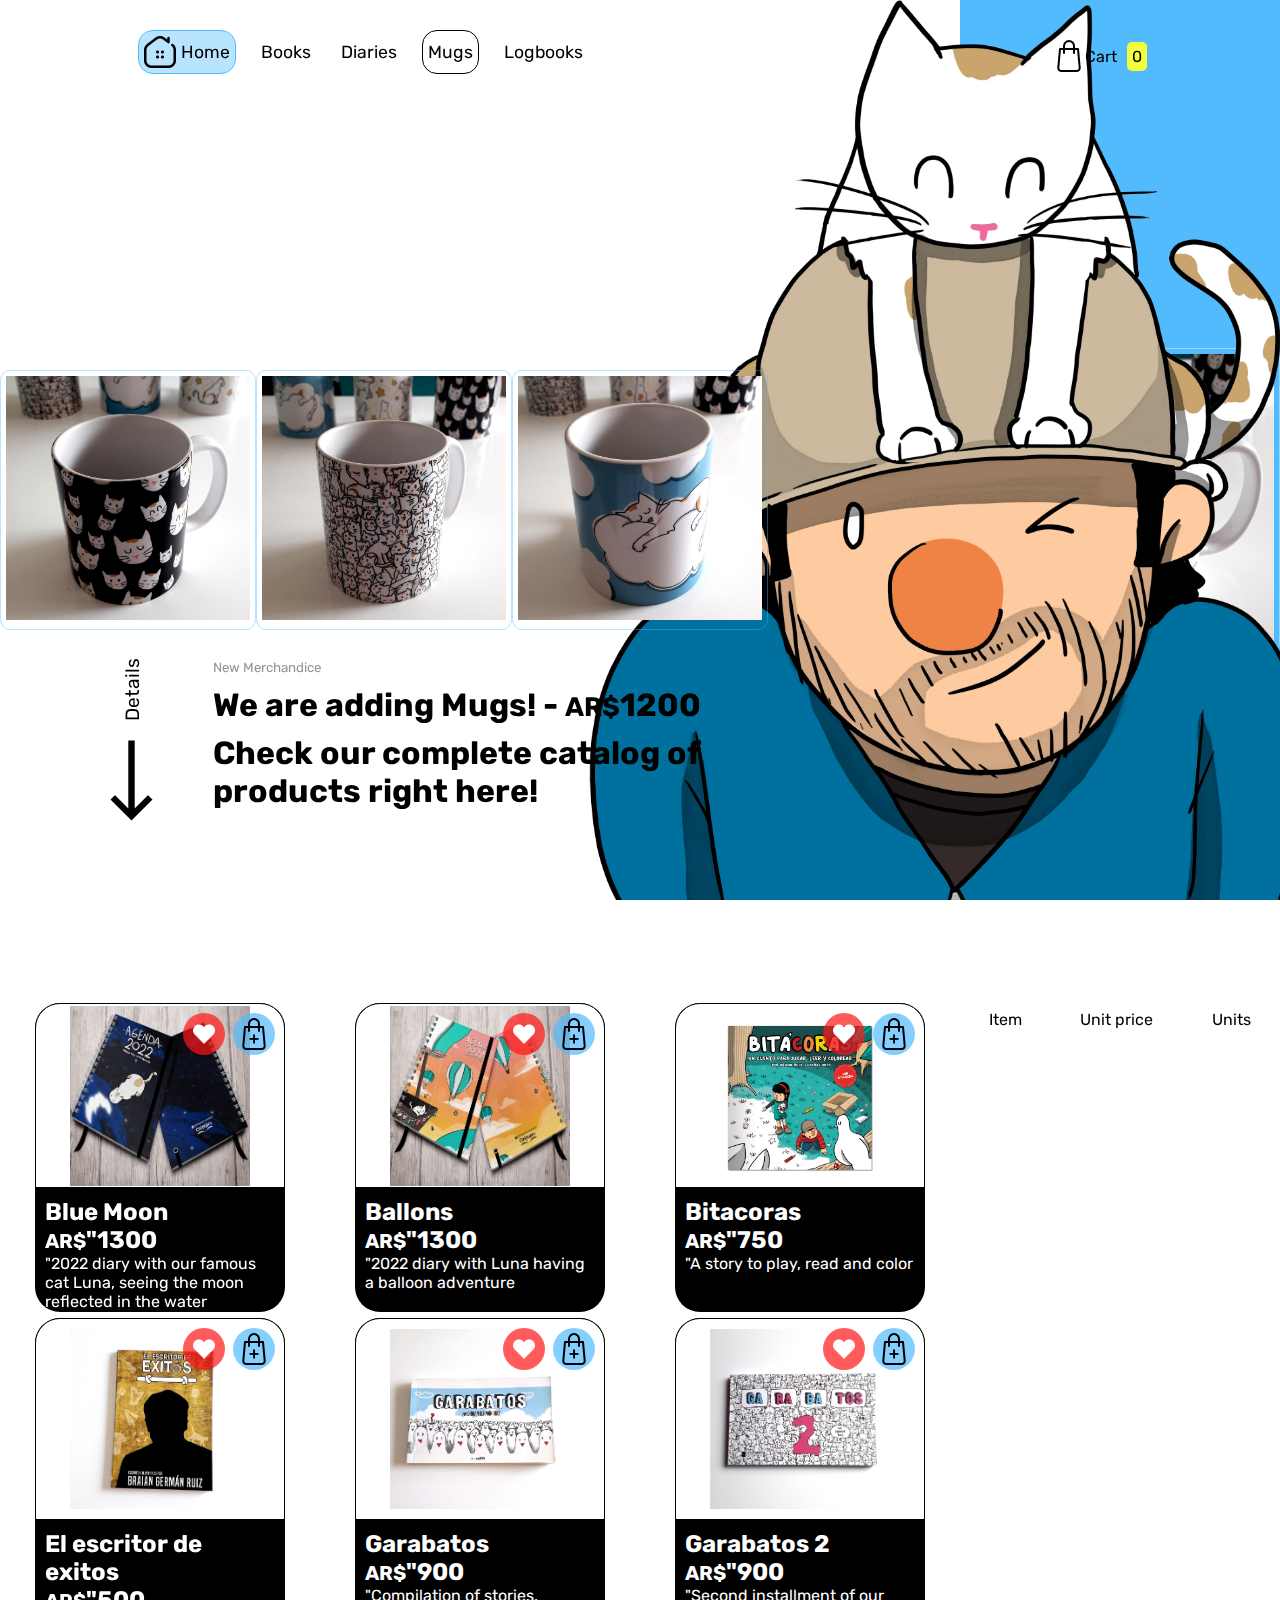
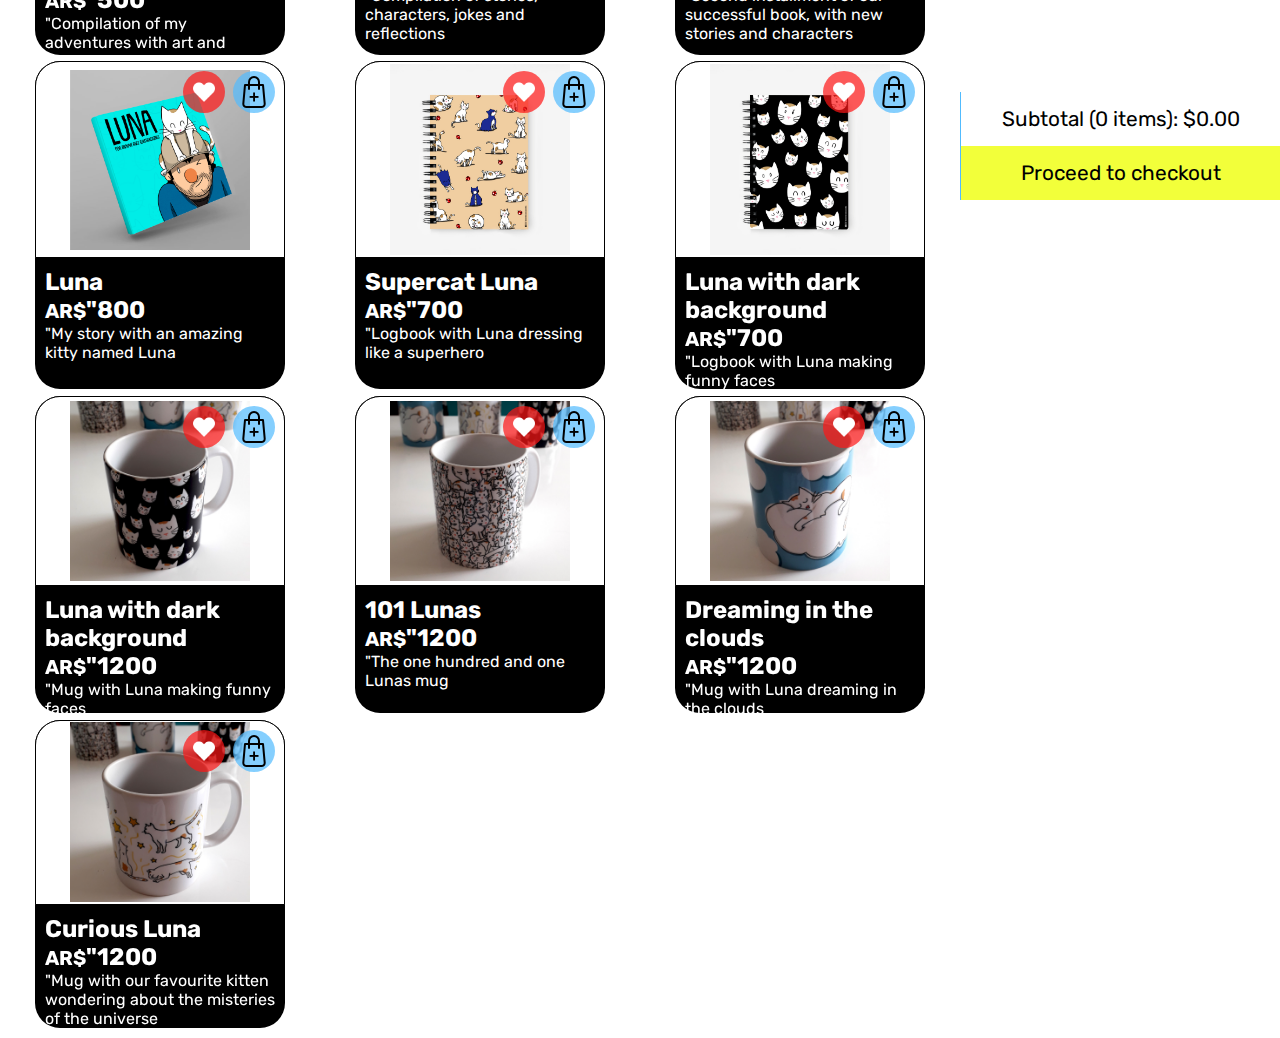
<file: ecommerce/index.html>
<!DOCTYPE html>
<html lang="en">
<head>
    <meta charset="UTF-8">
    <meta http-equiv="X-UA-Compatible" content="IE=edge">
    <link rel="shortcut icon" href="#">
    <meta name="viewport" content="width=device-width, initial-scale=1.0">
    <title>Shopping Cart JS</title>
    <link rel="stylesheet" href="./css/style.css">
    <link rel="stylesheet" href="https://cdn.jsdelivr.net/npm/bootstrap-icons@1.5.0/font/bootstrap-icons.css">
</head>
<body>
    <div class="app-container">
        <div class="app-bg">
            <div class="left-side"></div>
            <div class="right-side"></div>
        </div>
        <header>
            <nav>
                <ul>
                    <li class="btn home">
                        <a href="./">
                            <img src="./icons/home.png" alt=""> Home
                        </a>
                    </li>
                    <li>
                        <a href="#">
                            Books
                        </a>
                    </li>
                    <li>
                        <a href="#">
                            Diaries
                        </a>
                    </li>
                    <li class="active">
                        <a href="#">
                            Mugs
                        </a>
                    </li>
                    <li>
                        <a href="#">
                            Logbooks
                        </a>
                    </li>
                </ul>
            </nav>
            <div class="shopping-bag">
                <a href="./cart.html">
                    <img src="./icons/bag.png" alt="cart">
                    Cart
                    <div class="total-items-in-cart">
                        0
                    </div>
                </a>
            </div>
        </header>
        <main>
            <div class="content">
                <div class="products-preview">
                    <div class="products-container">
                        <div class="product">
                            <img src="./img/merchan/mugs/mug-01.jpg" alt="Mug 1">
                        </div>
                        <div class="product">
                            <img src="./img/merchan/mugs/mug-02.jpg" alt="Mug 2">
                        </div>
                        <div class="product">
                            <img src="./img/merchan/mugs/mug-03.jpg" alt="Mug 3">
                        </div>
                    </div>
                    <div class="more-details">
                        <div class="see-more-btn">
                                <img src="./icons/right-arrow.png" alt="">
                                Details
                        </div>
                        <div class="description">
                            <small>New Merchandice</small>
                            <h1>We are adding Mugs! - <small>AR$</small>1200</h1>
                            <h1>Check our complete catalog of products right here!</h1>
                        </div>
                    </div>
                </div>
                <div class="model">
                    <img class="model-img" src="./img/webart.png" alt="model">
                    <div class="product">
                        <img src="./img/merchan/mugs/mug-04.jpg" alt="t-shirt 4">
                    </div>
                </div>
            </div>
        </main>
    </div>
    <div class="products-list">
        <div class="products">
            <!-- render porducts here -->
        </div>
        <div class="cart">
            <div class="cart-header">
                <div class="column1">Item</div>
                <div class="column2">Unit price</div>
                <div class="column3">Units</div>
            </div>
            <div class="cart-items">
                <!-- render cart items here -->
            </div>
            <div class="cart-footer">
                <div class="subtotal">
                    Subtotal (0 items): $0
                </div>
                <div class="checkout">
                    Proceed to checkout
                </div>
            </div>
        </div>
    </div>

    <script>
        const porductsListEl = document.querySelector(".products-list");
        const seeMoreBtn = document.querySelector(".see-more-btn");
        seeMoreBtn.addEventListener('click', () => {
            porductsListEl.scrollIntoView({behavior: "smooth"})
        })
    </script>

    <script src="products.js"></script>
    <script src="app.js"></script>
</body>
</html>
</file>
<file: ecommerce/css/style.css>
/* import fonts */
@import url("https://fonts.googleapis.com/css2?family=Rubik&display=swap");

/* VARIABLES */
:root {
  --bg-color: #fff;
  --link-color: #000;
  --link-size: 1.1rem;
  --right-side-bg-color: 81, 187, 254;
}

/* General CSS */
* {
  padding: 0;
  margin: 0;
  box-sizing: border-box;
  font-family: Rubik;
}

html {
  font-size: 16px;
  overflow-x: hidden;
}

a {
  text-decoration: none;
  color: #000;
}

/* APP CONTAINER */
.app-container {
  width: 100vw;
  height: 100vh;
}

/* APP BG */
.app-bg {
  position: fixed;
  top: 0;
  left: 0;
  width: 100vw;
  height: 100vh;
  display: flex;
  z-index: -1;
}
.app-bg .left-side {
  background-color: rgb(255, 255, 255);
  width: 75%;
  height: 100%;
}
.app-bg .right-side {
  background-color: rgb(var(--right-side-bg-color));
  width: 25%;
  height: 100%;
}

/* HEADER */
header {
  width: 100%;
  height: 100px;

  padding: 30px 10%;
  display: flex;
  justify-content: space-between;

  position: fixed;
  top: 0;
  left: 0;

  z-index: 99;
}
header nav ul {
  display: flex;
  align-items: center;
}
header nav ul li {
  list-style: none;
  margin: 0 10px;
  padding: 5px 5px;
  border-radius: 15px;
}
header nav ul li.active {
  border: 1px solid #000;
}
header nav ul li a {
  font-size: var(--link-size);
  display: flex;
  align-items: center;
  height: 32px;
}
header nav ul li.btn {
  background-color: rgba(var(--right-side-bg-color), 0.4);
  border: 1px solid rgb(var(--right-side-bg-color));
}
header nav ul li.btn img {
  width: 32;
  height: 32px;
}
header nav ul li.home a {
  display: flex;
  align-items: center;
}
header nav ul li.home a img {
  margin-right: 5px;
}
/* HEADER -> SHOOPING BAG */
.shopping-bag {
  padding: 10px 5px;
}
.shopping-bag a {
  display: flex;
  align-items: center;
}
.shopping-bag a img {
  width: 32px;
  height: 32px;
}
.shopping-bag .total-items-in-cart {
  margin-left: 10px;
  padding: 5px;
  background-color: rgb(242, 255, 58);
  border-radius: 5px;
}
/* MAIN */
main {
  width: 100%;
  background-color: royalblue;
  position: relative;
  top: 100px;
}
main .products-preview {
  width: 60%;
  height: calc(100vh - 100px);
  position: absolute;
  left: 0;
}
main .model {
  width: 40%;
  height: calc(100vh - 100px);
  position: absolute;
  right: 0;
  z-index: -1;
}
/* PRODUCTS */
.products-container {
  width: 100%;
  height: 100%;
  display: flex;
  justify-content: space-around;
  align-items: center;
}
.product {
  width: 300px;
  border: 1px solid rgba(var(--right-side-bg-color), 0.4);
  border-radius: 10px;
  padding: 5px;
}
.product img {
  width: 100%;
}
/* MORE DETAILS */
.more-details {
  position: absolute;
  bottom: 80px;
  left: 50px;

  display: flex;
  align-items: center;
}
.more-details .see-more-btn {
  cursor: pointer;
  display: flex;
  align-items: center;

  transform: rotate(-90deg);

  font-size: 1.2rem;
}
.see-more-btn img {
  width: 80px;
  margin-right: 20px;
}
/* .more-details .description {
} */
.more-details .description small {
  color: rgb(149, 149, 149);
}
.more-details .description h1 {
  margin: 10px 0;
}
.more-details .description h1 small {
  color: #000;
}
/* MODEL */
.model {
  display: flex;
  justify-content: right;
  align-items: center;
}
.model .model-img {
  height: 100vh;
  position: absolute;
  left: 35%;
  transform: translate(-50%);
  top: -100px;
}
.model .product {
  width: 300px;
  border: 1px solid rgba(255, 255, 255, 0.4);
  border-radius: 10px;
  padding: 5px;
}
.model .product img {
  width: 100%;
}
/* products list */
.products-list {
  width: 100vw;
  height: 100vh;

  padding-top: 100px;

  display: flex;
}

/* PRODUCTS */
.products {
  height: 100%;
  width: 75%;

  display: grid;
  grid-template-rows: 1fr 1fr;
  grid-template-columns: repeat(3, 3fr);
}
.products img {
  width: 180px;
}
.products .item {
  display: flex;
  align-items: center;
  justify-content: center;
  flex-direction: column;
  width: 100%;
  height: 100%;
}
.products .item .item-container {
  width: 250px;
  height: 98%;
  background-color: #000;

  border-radius: 25px;

  position: relative;
}
.products .item .item-container .item-img {
  width: 100%;
  height: 60%;

  background-color: white;

  border: 1px solid #000;
  border-radius: 25px 25px 0 0;

  display: flex;
  justify-content: center;
  align-items: center;
}
.products .item .item-container .desc {
  width: 100%;
  color: #fff;

  padding: 10px;
}
.products .item .item-container .add-to-cart {
  background-color: rgba(var(--right-side-bg-color), 0.7);
  /* background-color: rgb(242, 255, 58); */

  display: flex;
  justify-content: center;
  align-items: center;

  position: absolute;
  top: 10px;
  right: 10px;

  padding: 5px;

  border-radius: 50%;

  cursor: pointer;
}
.products .item .item-container .add-to-wishlist {
  background-color: rgba(255, 21, 21, 0.7);

  display: flex;
  justify-content: center;
  align-items: center;

  position: absolute;
  top: 10px;
  right: 60px;

  padding: 5px;

  border-radius: 50%;

  cursor: pointer;
}
.products .item .item-container .add-to-cart img {
  width: 32px;
  height: 32px;
}
.products .item .item-container .add-to-wishlist img {
  width: 32px;
  height: 32px;

  padding: 5px;
}
/* CART */
.cart {
  height: 100%;
  width: 25%;

  position: relative;
}
/* cart header */
.cart-header {
  display: flex;
  justify-content: space-around;
  padding: 10px 0;
}
/* cart items */
.cart-items {
  max-height: calc(100vh - 247px);
  overflow-y: auto;
  overflow-x: hidden;
}
/* cart item */
.cart-item {
  display: flex;
  justify-content: space-around;
  padding: 10px 0;
}
.cart-item div {
  display: flex;
  align-items: center;
  justify-content: center;
}
/* item info */
.cart-item .item-info {
  flex: 1;
  background-color: rgba(255, 255, 255, 0.6);

  border-radius: 0 10px 10px 0;

  padding: 10px;
}
.cart-item .item-info:hover {
  background-color: rgba(255, 0, 0, 0.6);
  cursor: pointer;
}
.cart-item .item-info img {
  width: 75px;
}
/* unit price */
.cart-item .unit-price {
  flex: 1;
  font-size: 1.2rem;
}
/* units */
.cart-item .units {
  flex: 1;
}
.cart-item .units .number {
  margin: 0 10px;

  font-size: 1.2rem;
}
.cart-item .units .btn {
  width: 20px;
  height: 20px;

  background-color: rgb(242, 255, 58);

  border-radius: 50%;

  font-weight: bold;

  cursor: pointer;

  -webkit-user-select: none; /* Chrome all / Safari all */
  -moz-user-select: none; /* Firefox all */
  -ms-user-select: none; /* IE 10+ */
}

/* cart footer */
.cart-footer {
  width: 100%;
  background-color: rgb(255, 21, 21);
  position: absolute;
  bottom: 0;
  left: 0;

  border-left: 1px solid rgb(var(--right-side-bg-color));
}
.cart-footer div {
  display: flex;
  align-items: center;
  justify-content: center;

  padding: 15px 0;

  font-size: 1.3rem;
}
.cart-footer .subtotal {
  background-color: white;
}
.cart-footer .checkout {
  background-color: rgb(242, 255, 58);

  cursor: pointer;
}
</file>
